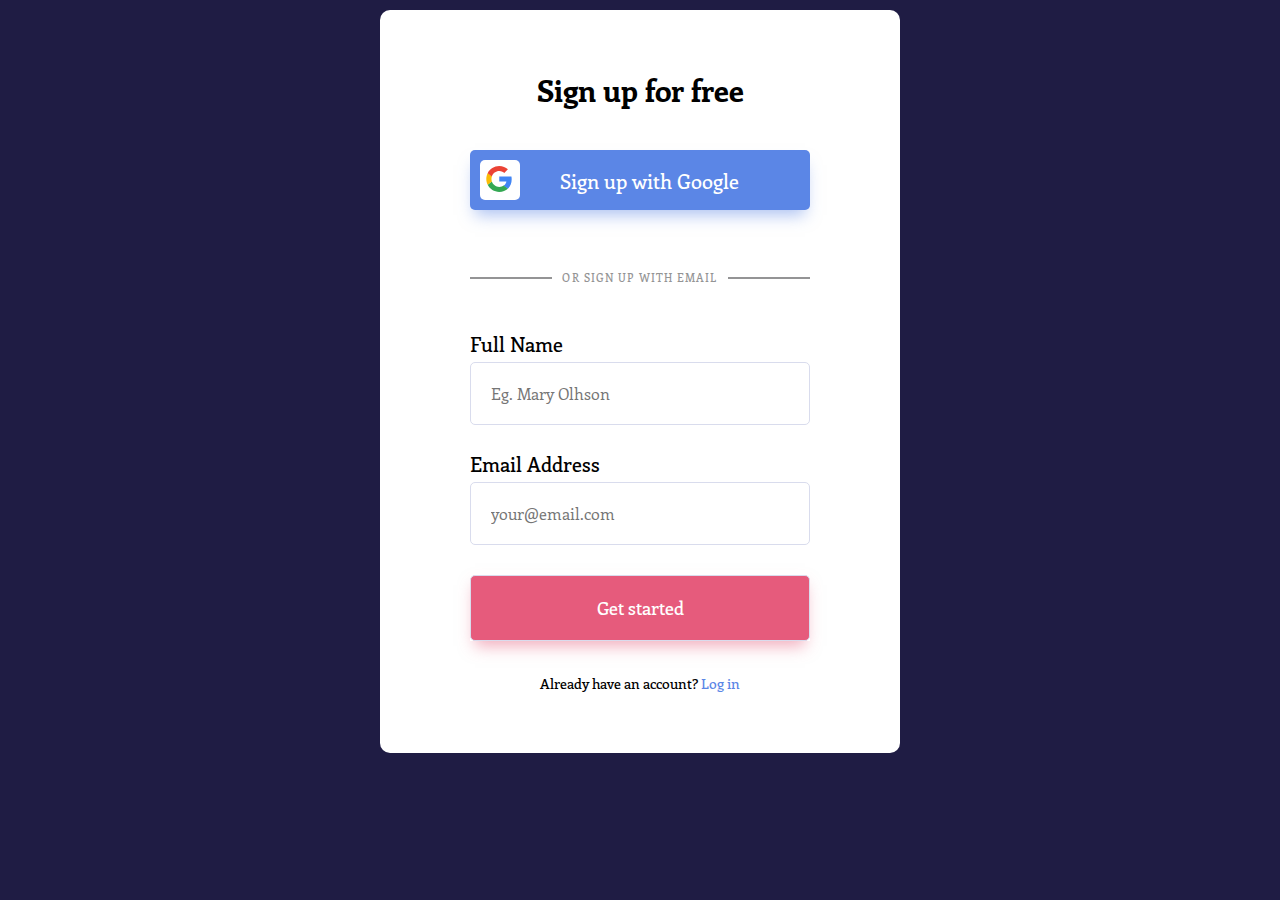
<file: SignUpForm/index.html>
<!DOCTYPE html>
<html lang="en">

<head>
    <meta charset="UTF-8">
    <meta name="viewport" content="width=device-width, initial-scale=1.0">
    <link href="https://fonts.googleapis.com/css2?family=Enriqueta:wght@400;500;600;700&display=swap" rel="stylesheet">
    <link rel="stylesheet" href="style.css">
    <title>Sign Up Form</title>
</head>

<body>
    <div class="container">
        <div class="heading">
            <h2>Sign up for free</h2>
        </div>
        <div class="social">
            <div class="icon">
                <img src="google.svg" alt="">
            </div>
            <div class="text">
                Sign up with Google
            </div>
        </div>
        <div class="form-head">
            <span>OR SIGN UP WITH EMAIL</span>
        </div>
        <form action="#" class="form">
            <div class="name">
                <label for="name">Full Name</label>
                <input type="text" id="name" placeholder="Eg. Mary Olhson">
            </div>
            <div class="email">
                <label for="email">Email Address</label>
                <input type="email" id="email" placeholder="your@email.com">
            </div>
            <div class="button">
                <input type="submit" value="Get started">
            </div>
        </form>
        <div class="login">
            Already have an account?<a href="#"> Log in</a>
        </div>
    </div>
</body>

</html>
</file>
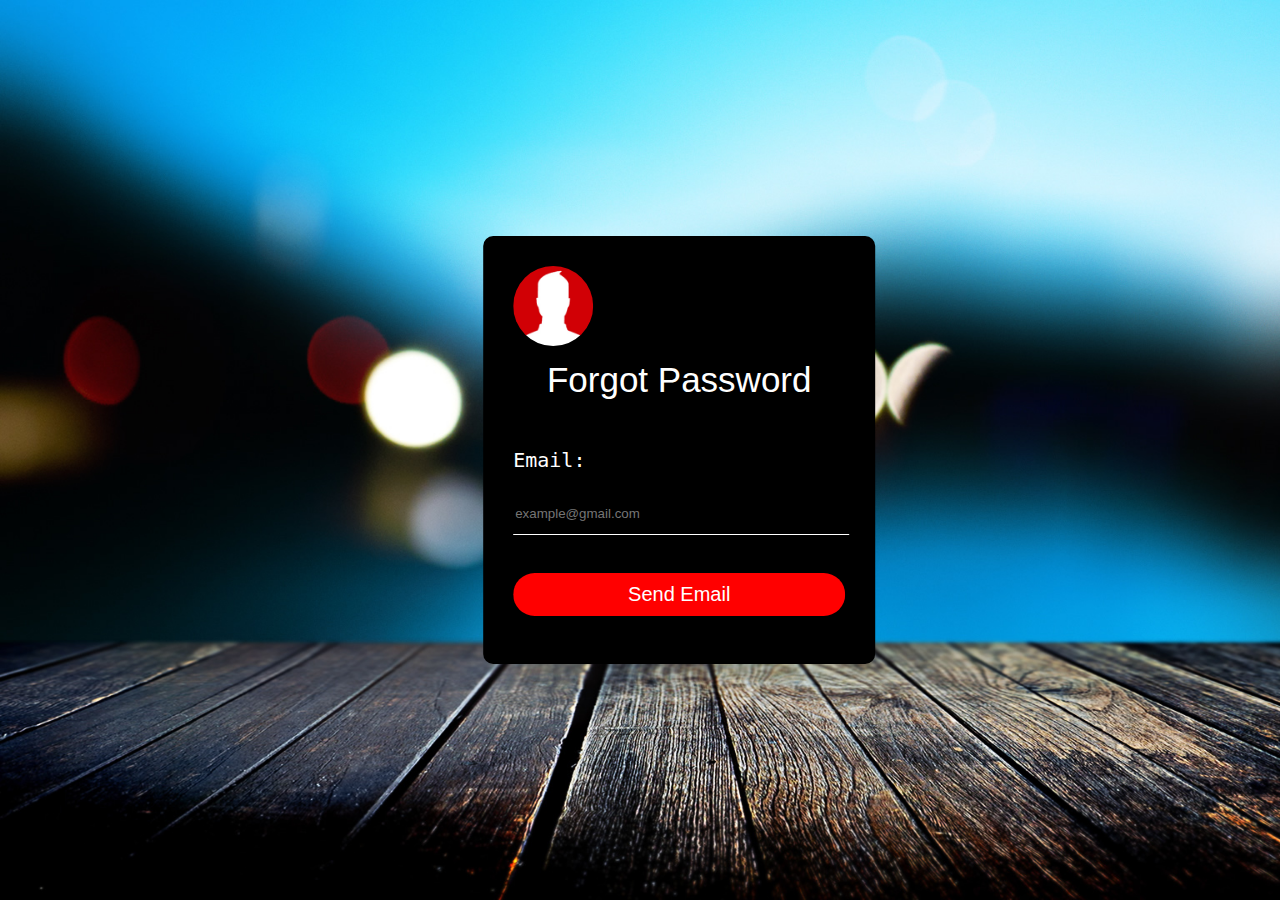
<file: forgotPassword.html>
<!DOCTYPE html>
<html lang="en">
  <head>
    <meta charset="UTF-8" />
    <meta name="viewport" content="width=device-width, initial-scale=1.0" />
    <title>Forgot Password</title>
    <link rel="stylesheet" type="text/css" href="assets/css/style.css" />
    <link rel="stylesheet" href="assets/css/login.css">
  </head>
  <body>
    <div class="loginbox">
      <img src="assets/images/avatar1.jpg" class="avatar" height="80px" width="80px" />
      <h1>Forgot Password</h1>
      <br />
      <form>
        <p>Email:</p>
        <input type="text" name="" placeholder="example@gmail.com" />
        <br /><br />
        <input type="submit" name="" value="Send Email" /><br /><br />
      </form>
    </div>
  </body>
</html>
</file>
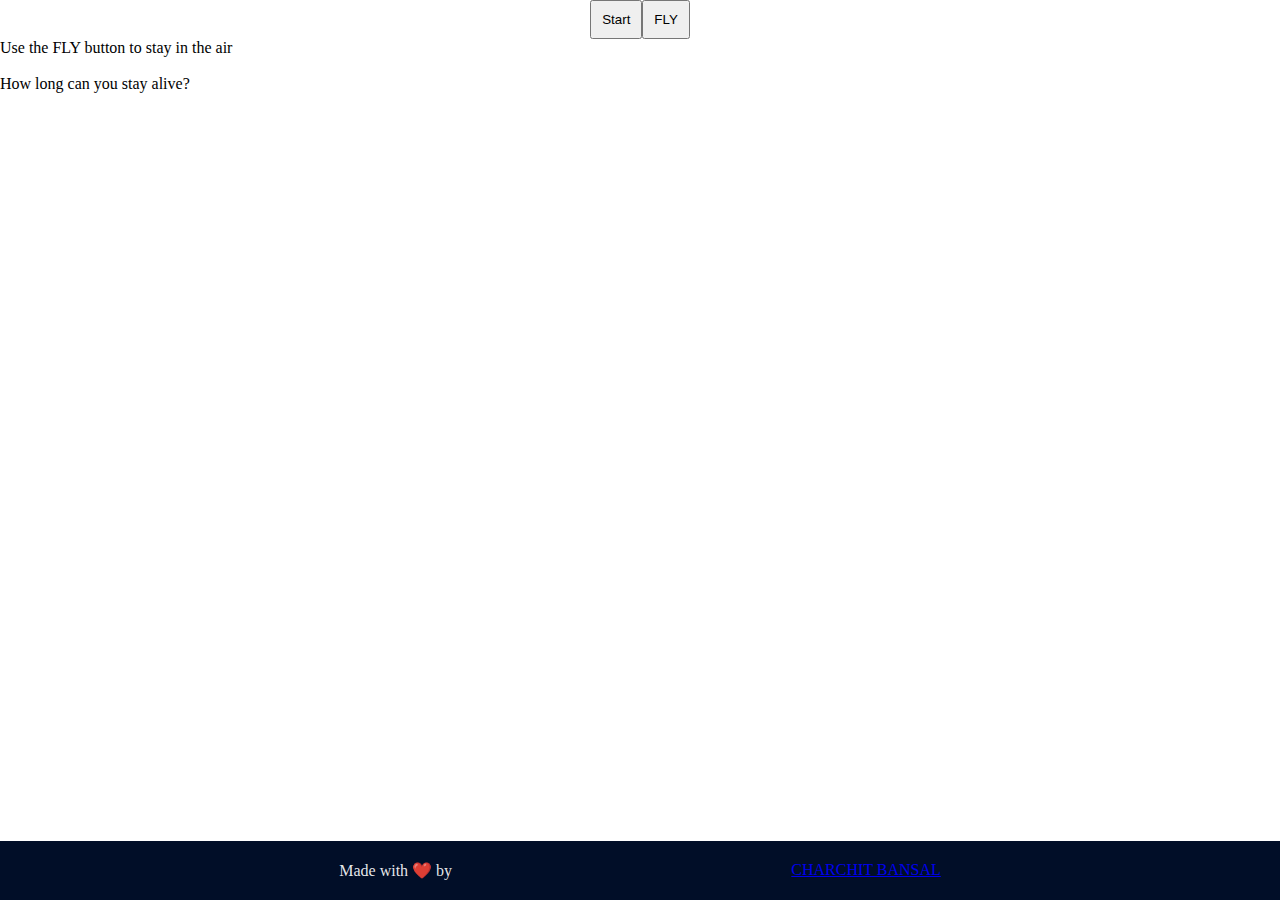
<file: game.html>
<!DOCTYPE html>
<html>
<head>
<meta name="viewport" content="width=device-width, initial-scale=1.0"/>
<link rel="stylesheet" href="assets/css/style2.css">

</head>
<body>
     
    <main style="display: flex; justify-content: center;">

        <br>
        <button onclick="startGame()">Start</button>
        <button onmousedown="accelerate(-0.2)" onmouseup="accelerate(0.05)">FLY</button>
        
    </main>
        
        <p>Use the FLY button to stay in the air</p><br>
        <p>How long can you stay alive?</p>
    
<footer>Made with ❤️ by <a href="https://github.com/charchit95">CHARCHIT BANSAL</a></footer>
    
    
    <script src="js/game.js"></script>
</body>
</html>
</file>
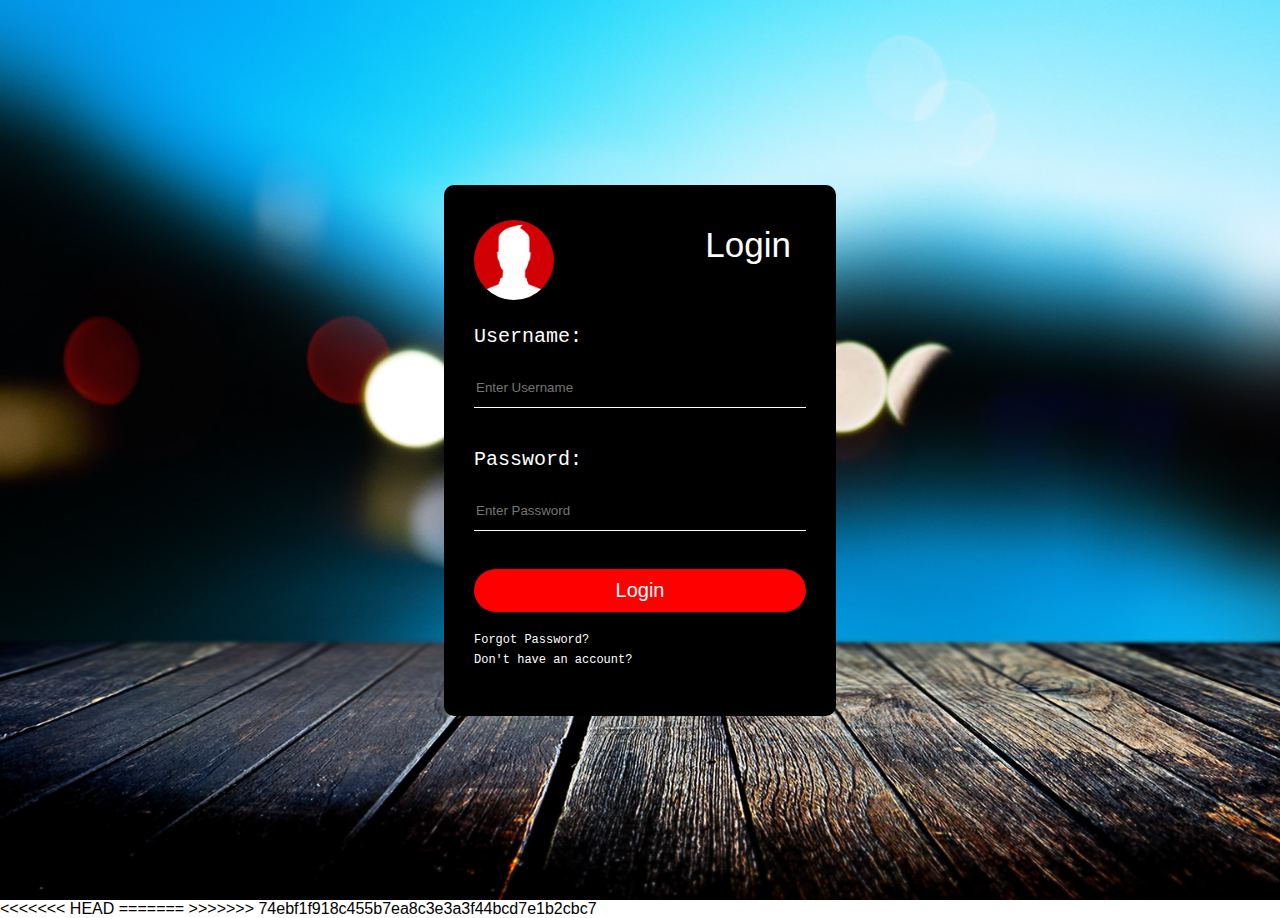
<file: loginpage.html>
<html>
<title>
    Login
</title>
<link rel="stylesheet" type="text/css" href="assets/css/login.css">

<body>
    <div class="loginPage">
        <div class="loginbox">
            <div class="loginHeader">
                <img src="assets/images/avatar1.jpg" class="avatar" height="80px" width="80px">
                <h1> Login</h1>
            </div>
            <form>
                <p>Username:</p> <input type="text" name="" placeholder="Enter Username">
                <p>Password:</p> <input type="password" name="" placeholder="Enter Password"><br><br>
                <input type="submit" name="" value="Login"><br><br>
                <a href="forgotPassword.html"> Forgot Password?</a><br>
                <a href="#"> Don't have an account?</a>

            </form>

        </div>
    </div>
</body>

<<<<<<< HEAD
</html>
=======
</html>
>>>>>>> 74ebf1f918c455b7ea8c3e3a3f44bcd7e1b2cbc7
</file>
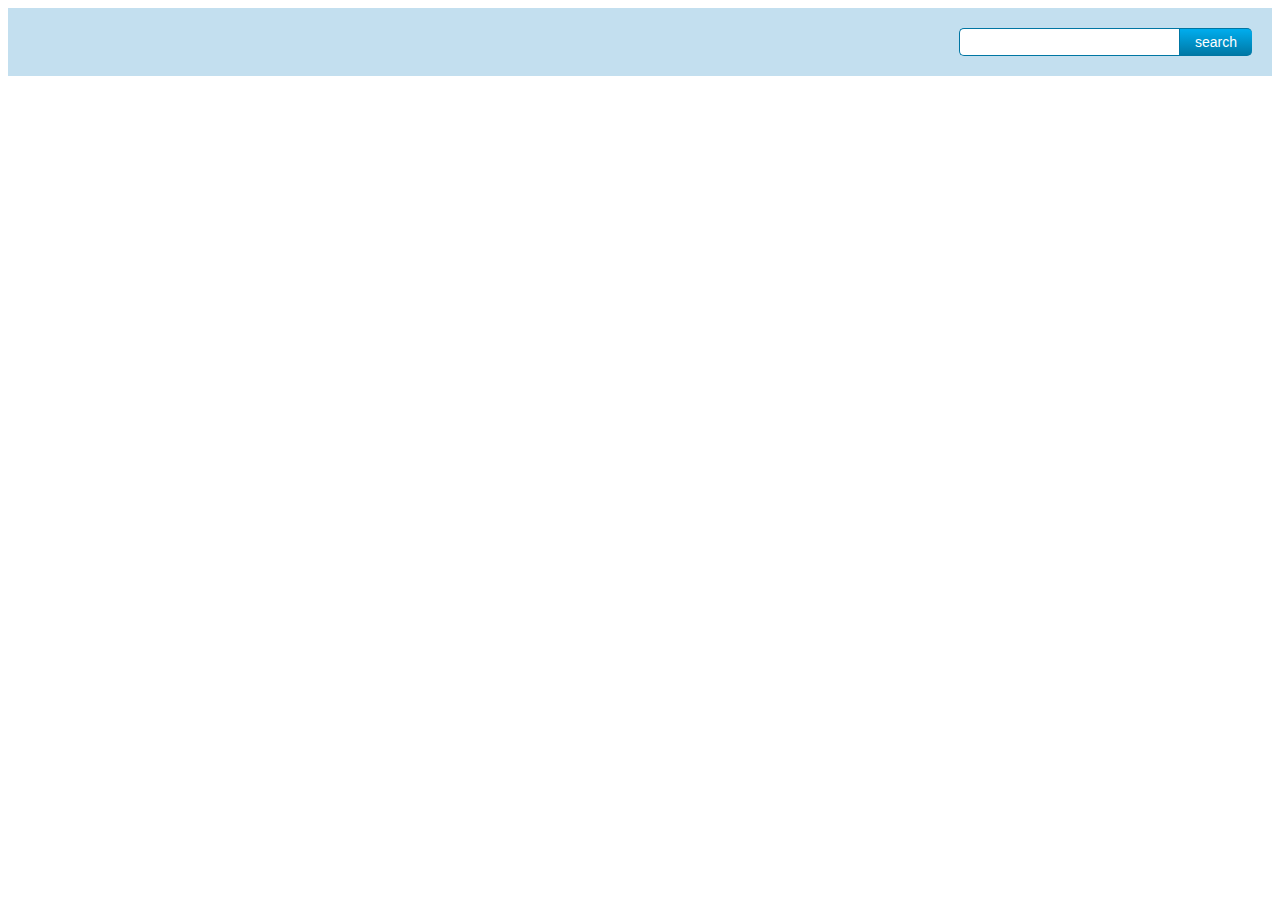
<file: Seach_box.html>
<!DOCTYPE html>
<html>
<head>
<title>Search Box Example 1</title>
<meta name="ROBOTS" content="NOINDEX, NOFOLLOW" />
<!-- CSS styles for standard search box -->
<style type="text/css">
	#tfheader{
		background-color:#c3dfef;
	}
	#tfnewsearch{
		float:right;
		padding:20px;
	}
	.tftextinput{
		margin: 0;
		padding: 5px 15px;
		font-family: Arial, Helvetica, sans-serif;
		font-size:14px;
		border:1px solid #0076a3; border-right:0px;
		border-top-left-radius: 5px 5px;
		border-bottom-left-radius: 5px 5px;
	}
	.tfbutton {
		margin: 0;
		padding: 5px 15px;
		font-family: Arial, Helvetica, sans-serif;
		font-size:14px;
		outline: none;
		cursor: pointer;
		text-align: center;
		text-decoration: none;
		color: #ffffff;
		border: solid 1px #0076a3; border-right:0px;
		background: #0095cd;
		background: -webkit-gradient(linear, left top, left bottom, from(#00adee), to(#0078a5));
		background: -moz-linear-gradient(top,  #00adee,  #0078a5);
		border-top-right-radius: 5px 5px;
		border-bottom-right-radius: 5px 5px;
	}
	.tfbutton:hover {
		text-decoration: none;
		background: #007ead;
		background: -webkit-gradient(linear, left top, left bottom, from(#0095cc), to(#00678e));
		background: -moz-linear-gradient(top,  #0095cc,  #00678e);
	}
	/* Fixes submit button height problem in Firefox */
	.tfbutton::-moz-focus-inner {
	  border: 0;
	}
	.tfclear{
		clear:both;
	}
</style>
</head>
<body>
	<!-- HTML for SEARCH BAR -->
	<div id="tfheader">
		<form id="tfnewsearch" method="get" action="http://www.google.com">
		        <input type="text" class="tftextinput" name="q" size="21" maxlength="120"><input type="submit" value="search" class="tfbutton">
		</form>
	<div class="tfclear"></div>
	</div>
</body>
</html>
</file>
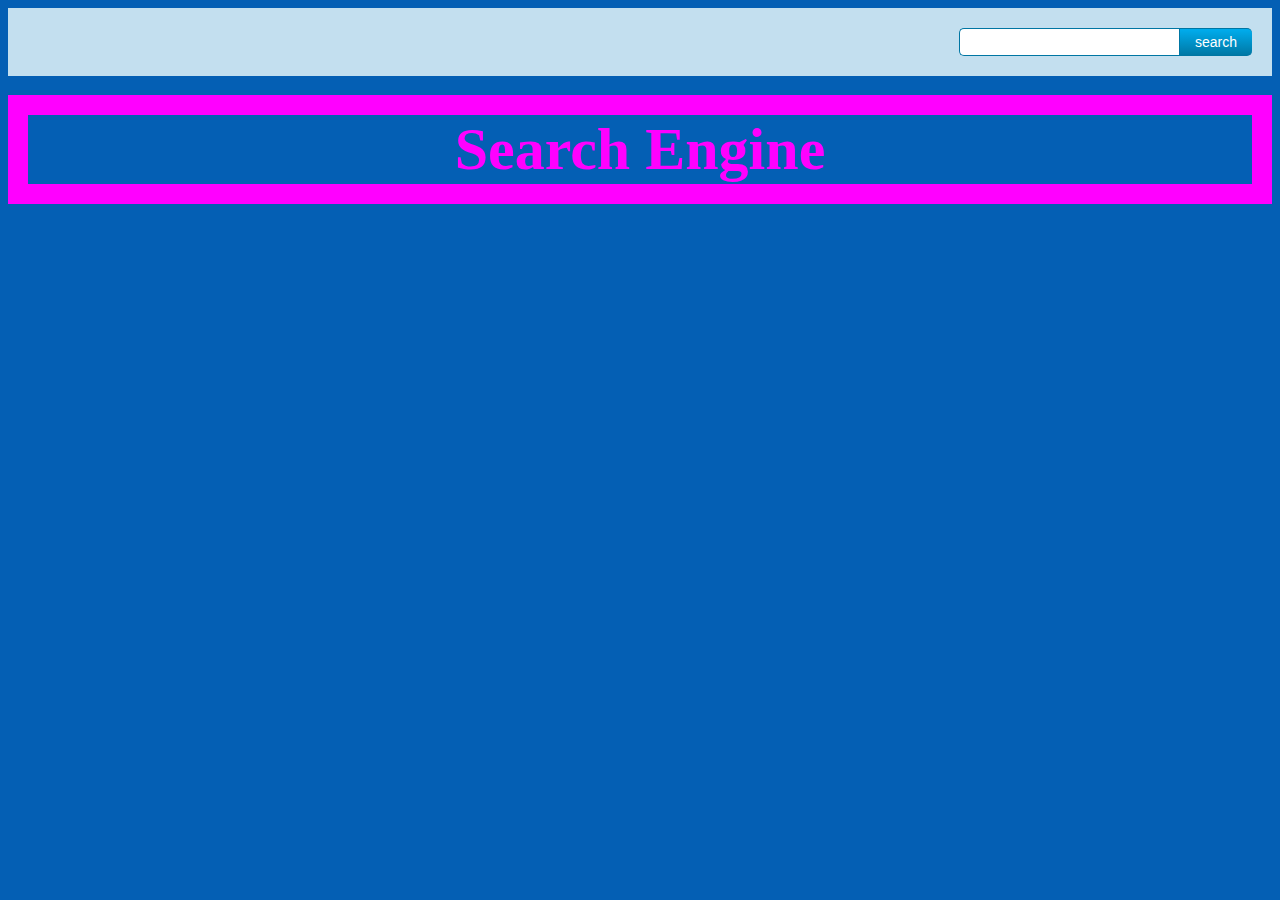
<file: Search_box.html>
<!DOCTYPE html>
<html>
<head>
<title>SearchEngine</title>
<meta name="ROBOTS" content="NOINDEX, NOFOLLOW" />
<!-- CSS styles for standard search box -->
<style type="text/css">
	h1{
	color: #FF00FF  ;
	font-size: 60px;
	font-family: Palatino, "Palatino Linotype";
	border-style: solid;
	border-width: 20px;
	margin: auto;
		text-align: center;

	}
	body {background-color: #045FB4 ;}
	#tfheader{
		background-color:#c3dfef;
	}
	#tfnewsearch{
		float:right;
		padding:20px;
	}
	.tftextinput{
		margin: 0;
		padding: 5px 15px;
		font-family: Arial, Helvetica, sans-serif;
		font-size:14px;
		border:1px solid #0076a3; border-right:0px;
		border-top-left-radius: 5px 5px;
		border-bottom-left-radius: 5px 5px;
	}

	.tfbutton {
		margin: 0;
		padding: 5px 15px;
		font-family: Arial, Helvetica, sans-serif;
		font-size:14px;
		outline: none;
		cursor: pointer;
		text-align: center;
		text-decoration: none;
		color: #ffffff;
		border: solid 1px #0076a3; border-right:0px;
		background: #0095cd;
		background: -webkit-gradient(linear, left top, left bottom, from(#00adee), to(#0078a5));
		background: -moz-linear-gradient(top,  #00adee,  #0078a5);
		border-top-right-radius: 5px 5px;
		border-bottom-right-radius: 5px 5px;
	}

	.tfbutton:hover {
		text-decoration: none;
		background: #007ead;
		background: -webkit-gradient(linear, left top, left bottom, from(#0095cc), to(#00678e));
		background: -moz-linear-gradient(top,  #0095cc,  #00678e);
	}
	/* Fixes submit button height problem in Firefox */
	.tfbutton::-moz-focus-inner {
	  border: 0;
	}
	.tfclear{
		clear:both;
	}
</style>
</head>
<body>
	<!-- HTML for SEARCH BAR -->
	<div id="tfheader">
		<form id="tfnewsearch" method="get" action="http://www.google.com">
		        <input type="text" class="tftextinput" name="q" size="21" maxlength="120"><input type="submit" value="search" class="tfbutton">
		</form>
	<div class="tfclear"></div>
	</div>
<h3> 		</h3>
	<h1>Search Engine</h1>
</body>
</html>
</file>
<file: SignUpForm/style.css>
*{
    margin:0;
    padding: 0;
    box-sizing: border-box;
    font-family: 'Enriqueta', serif;
}
body{
    display: flex;
    justify-content: center;
    background-color: #1F1C44;
    font-size: 20px;
}
.container{
    display: flex;
    flex-direction: column;
    align-items: center;
    justify-content: center;
    max-width: 520px;
    min-width: 500px;
    margin:10px auto ;
    border-radius: 10px;
    padding: 60px 90px;
    background-color:#fff;
}
.social{
    display: flex;
    align-items: center;
    margin: 2.5rem auto;
    padding: 10px;
    width: 100%;
    border-radius: 5px;
    background-color: #5B86E6;
    box-shadow: 0 10px 15px -5px rgba(91, 134, 230, .5);
}
.social .icon{
    width: 2.5rem;
    height: 2.5rem;
    padding: .4rem;
    border-radius:5px ;
    background-color: #fff;
}
.icon img{
    width: 1.6rem;
    height: 1.6rem;
}
.social .text{
    margin-left: 40px;
    color: #fff;
    font-weight: 500;
}
.form{
    width: 100%;
}
.form div{
    margin-top: 25px;
}
.form-head{
    width: 100%;
    text-align: center;
    position: relative;
    display: inline-block;
    margin: 10px 0;
}
.form-head::before{
    content: '';
    display: block;
    position: absolute;
    width: 100%;
    top: 50%;
    border-top: 2px solid #949495;
}
.form-head span{
    font-size: .7rem;
    color: #949495;
    font-weight: 500;
    background-color: #fff;
    position: relative;
    padding: 0 10px;
    z-index: 2;
    letter-spacing: 1.1px;
    line-height: 3;
}
.form label{
    font-weight: 500;
}
input{
    width: 100%;
    border-radius: 5px;
    outline: none;
    border: 1px solid #D9DCED;
    padding: 20px;
    margin-top: 5px;
    font-size: 1rem;
}
.button{
    box-shadow: 0 10px 15px -5px rgba(230, 91, 124, .5);
}
.button input{
    font-size: 1.1rem;
    background-color: #e65b7c;
    color: #fff;
    font-weight: 500;
}
.login{
    font-size: .9rem;
    margin-top: 2rem;
    font-weight: 500;
}
.login a{
    color: #5B86E6;
    text-decoration: none;
}
</file>
<file: assets/css/style.css>
body {
    background: url(/assets/images/bg.jpg);
    margin: 0;
    padding: 0;
    height: 100vh;
    background-position: center;
    background-size: cover;
    background-repeat: no-repeat;
    font-family: sans-serif;
}

.loginPage {
    width: 100vw;
    height: 100vh;
    display: flex;
    justify-content: center;
    align-items: center;
}

.loginbox {
    width: 392px;
    background: #000;
    position: absolute;
    color: #fff;
    left: 50%;
    top: 50%;
    position: absolute;
    transform: translate(-40%, -50%);
    box-sizing: border-box;
    border-radius: 10px;
    padding: 30px 30px;
}

.loginHeader {
    display: flex;
    justify-content: space-between;
    align-items: center;
}

.avatar {
    border-radius: 50%;
}

h1 {
    margin: 10px;
    padding: 0 5 30px;
    font-size: 35px;
    text-align: center;
    font-family: sans-serif;
    font-weight: 500;
}

.loginbox p {
    font-family: monospace;
    font-size: 20px;
}

.loginbox input[type="text"],
input[type="password"] {
    border: none;
    border-bottom: 1px solid #fff;
    background: transparent;
    width: 100%;
    margin-bottom: 20px;
    outline: none;
    height: 40px;
    color: white;
}

.loginbox input[type="text"]:focus,
input[type="password"]:focus {
    border: none;
    border-bottom: 1px solid red;
    background: transparent;
    width: 100%;
    margin-bottom: 20px;
    outline: none;
    height: 40px;
    color: white;

}

.loginbox input[type="submit"] {
    background: transparent;
    text-align: center;
    width: 100%;
    background-color: red;
    border-radius: 50px;
    border-color: transparent;
    color: white;
    font-size: 20px;
    padding: 8px;
}

.loginbox input[type="submit"]:hover {
    cursor: pointer;
    color: red;
    background-color: white;
}

.loginbox a {
    text-decoration: none;
    font-size: 12px;
    font-family: monospace;
    line-height: 20px;
    color: white;
}

.loginbox a:hover {
    color: dodgerblue;
}

.Section__container {
    margin-top: 130px;
    padding: 20px;
}
</file>
<file: assets/css/login.css>
body {
    background: url(/assets/images/bg.jpg);
    margin: 0;
    padding: 0;
    height: 100vh;
    background-position: center;
    background-size: cover;
    background-repeat: no-repeat;
    font-family: sans-serif;
}

.loginPage {
    width: 100vw;
    height: 100vh;
    display: flex;
    justify-content: center;
    align-items: center;
}

.loginbox {
    width: 392px;
    background: #000;
    position: absolute;
    color: #fff;
    /* left: 50%;
    top: 50%; */
    position: absolute;
    /* transform: translate(-40%, -50%); */
    box-sizing: border-box;
    border-radius: 10px;
    padding: 30px 30px;
}

.loginHeader {
    display: flex;
    justify-content: space-between;
    align-items: center;
}

.avatar {
    border-radius: 50%;
}

h1 {
    margin: 10px;
    padding: 0 5 30px;
    font-size: 35px;
    text-align: center;
    font-family: sans-serif;
    font-weight: 500;
}

.loginbox p {
    font-family: monospace;
    font-size: 20px;
}

.loginbox input[type="text"],
input[type="password"] {
    border: none;
    border-bottom: 1px solid #fff;
    background: transparent;
    width: 100%;
    margin-bottom: 20px;
    outline: none;
    height: 40px;
    color: white;
}

.loginbox input[type="text"]:focus,
input[type="password"]:focus {
    border: none;
    border-bottom: 1px solid red;
    background: transparent;
    width: 100%;
    margin-bottom: 20px;
    outline: none;
    height: 40px;
    color: white;

}

.loginbox input[type="submit"] {
    background: transparent;
    text-align: center;
    width: 100%;
    background-color: red;
    border-radius: 50px;
    border-color: transparent;
    color: white;
    font-size: 20px;
    padding: 8px;
}

.loginbox input[type="submit"]:hover {
    cursor: pointer;
    color: red;
    background-color: white;
}

.loginbox a {
    text-decoration: none;
    font-size: 12px;
    font-family: monospace;
    line-height: 20px;
    color: white;
}

.loginbox a:hover {
    color: dodgerblue;
}
</file>
<file: assets/css/style2.css>
* {
  margin: 0;
}

header {
  display: flex;
  justify-content: space-around;
  background-color: #183D5D;
  color: white;
  padding: 20px 0;
}

header h1 {
  font-size: 25px;
  flex: .7;
}

header ul {
  display: flex;
  flex-direction: row;
  list-style: none;
}

header ul li {
  margin: 0 20px;
  justify-content: space-evenly;
} 

header ul li a{
  text-decoration: none;
  color: white;
  
}

header ul li a:hover{
  border-bottom: 2px solid white;
}

header ul li a.active{
  border-bottom: 2px solid white;
}

main h1 {
    text-align: center;
}

button {
    padding: 10px;
}

canvas {
    margin-top: 20px;
    border:1px solid #d3d3d3;
    background-color: #f1f1f1;
}


footer {
  color: rgba(255, 255, 255, 0.904);
  padding: 20px 0;
  background-color: #010E28;
  display: flex;
  justify-content: space-evenly;
  position: absolute;
  left: 0;
  bottom: 0;
  width: 100%;
}
</file>
